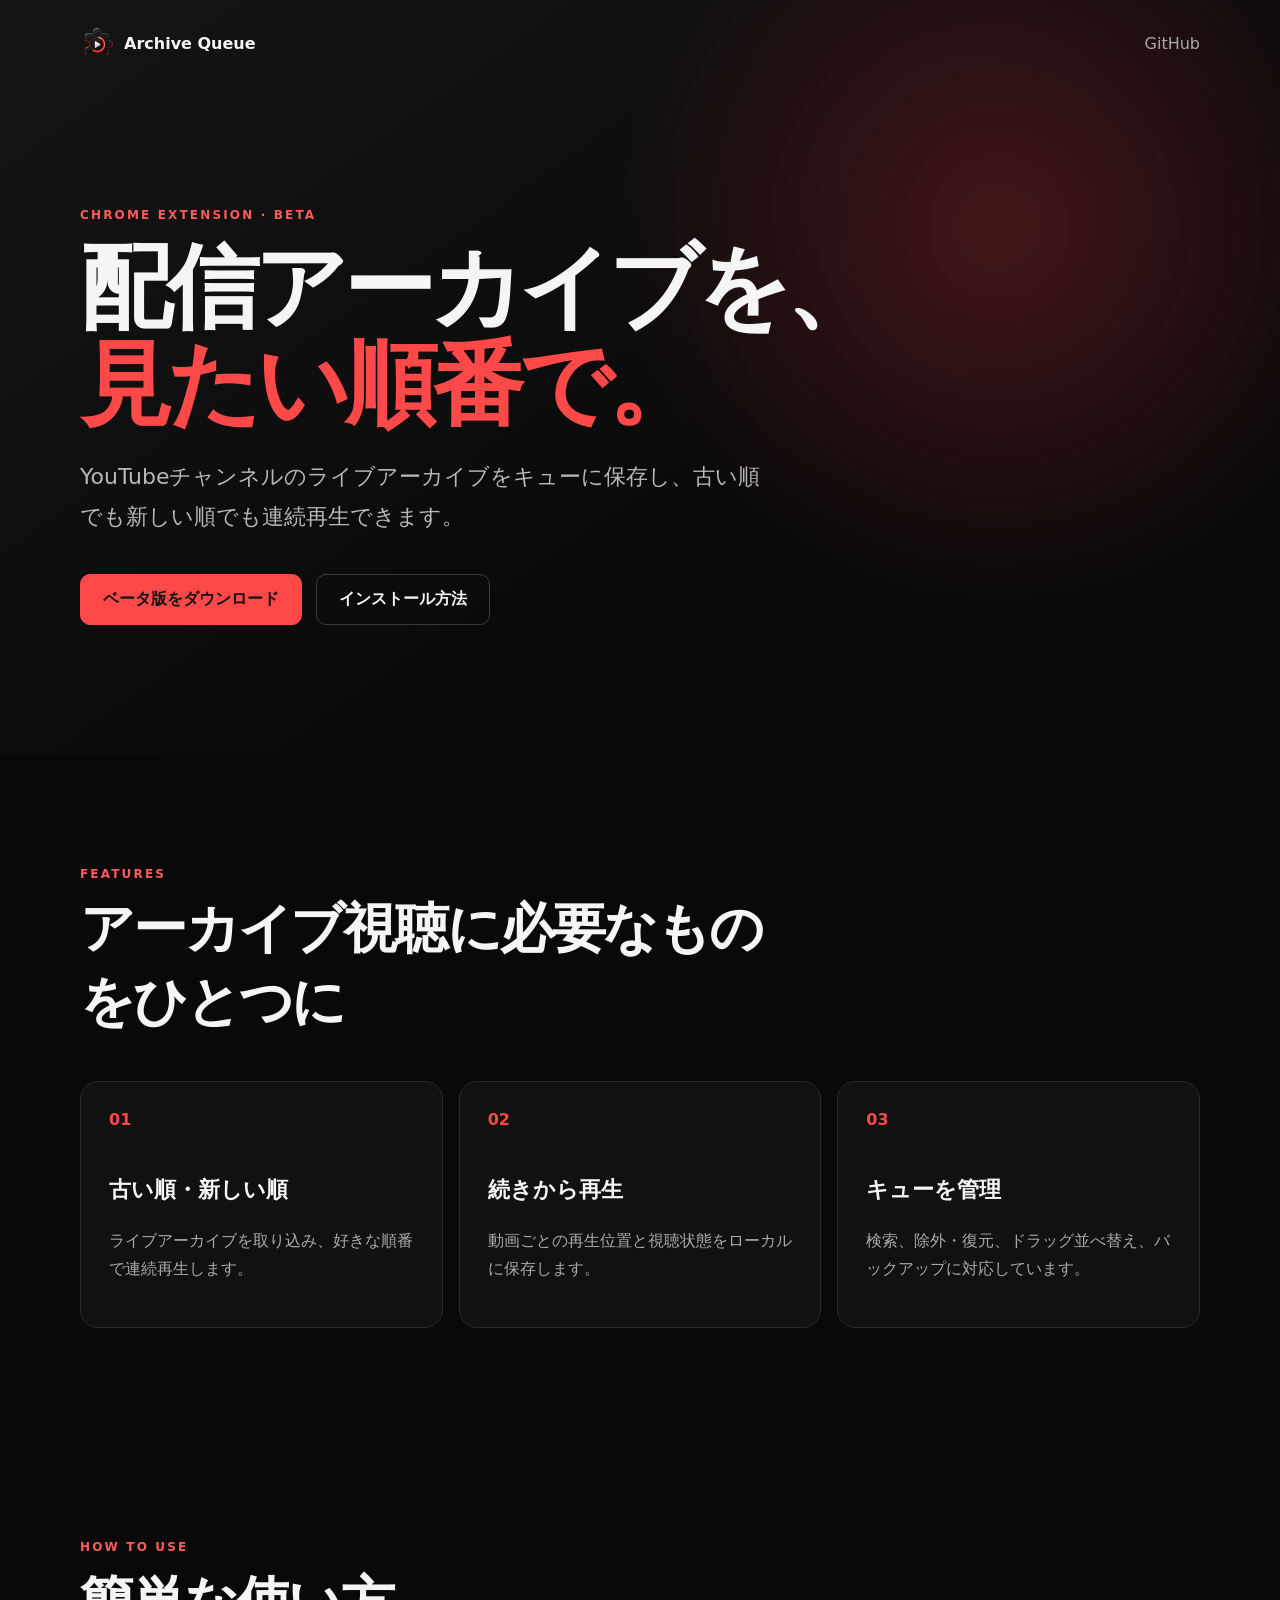
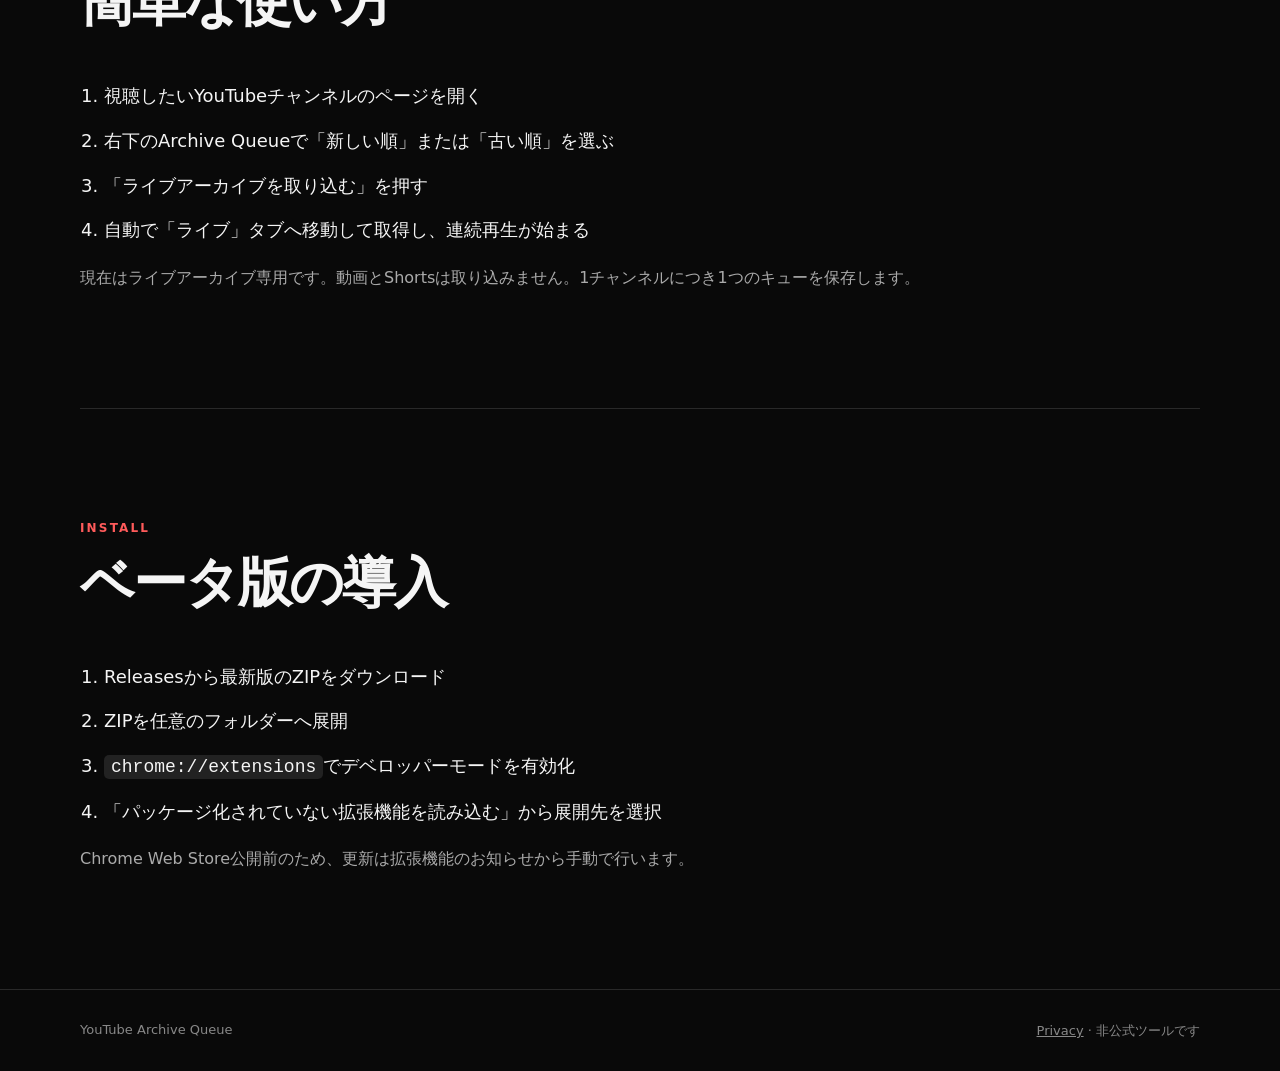
<file: docs/index.html>
<!doctype html>
<html lang="ja">
<head>
  <meta charset="utf-8"><meta name="viewport" content="width=device-width, initial-scale=1">
  <meta name="description" content="YouTubeのライブアーカイブを、古い順・新しい順で連続再生できるChrome拡張機能。">
  <meta name="theme-color" content="#090909">
  <link rel="icon" type="image/png" href="favicon.png">
  <link rel="apple-touch-icon" href="apple-touch-icon.png">
  <link rel="canonical" href="https://piniki-dev.github.io/youtube-archive-queue/">
  <meta property="og:type" content="website">
  <meta property="og:locale" content="ja_JP">
  <meta property="og:site_name" content="YouTube Archive Queue">
  <meta property="og:title" content="YouTube Archive Queue">
  <meta property="og:description" content="配信アーカイブを、見たい順番で。古い順・新しい順の連続再生に対応したChrome拡張機能。">
  <meta property="og:url" content="https://piniki-dev.github.io/youtube-archive-queue/">
  <meta property="og:image" content="https://piniki-dev.github.io/youtube-archive-queue/og-image.png">
  <meta property="og:image:width" content="1200">
  <meta property="og:image:height" content="630">
  <meta property="og:image:alt" content="YouTube Archive Queue — 配信アーカイブを、見たい順番で。">
  <meta name="twitter:card" content="summary_large_image">
  <meta name="twitter:title" content="YouTube Archive Queue">
  <meta name="twitter:description" content="配信アーカイブを、見たい順番で。古い順・新しい順の連続再生に対応したChrome拡張機能。">
  <meta name="twitter:image" content="https://piniki-dev.github.io/youtube-archive-queue/og-image.png">
  <title>YouTube Archive Queue</title><link rel="stylesheet" href="style.css">
</head>
<body>
  <header class="hero">
    <nav><strong><img src="icon.png" alt="">Archive Queue</strong><a href="https://github.com/piniki-dev/youtube-archive-queue">GitHub</a></nav>
    <div class="hero-inner"><p class="eyebrow">CHROME EXTENSION · BETA</p><h1>配信アーカイブを、<br><span>見たい順番で。</span></h1>
      <p class="lead">YouTubeチャンネルのライブアーカイブをキューに保存し、古い順でも新しい順でも連続再生できます。</p>
      <div class="actions"><a class="primary" href="https://github.com/piniki-dev/youtube-archive-queue/releases/latest">ベータ版をダウンロード</a><a href="#install">インストール方法</a></div>
    </div>
  </header>
  <main>
    <section><p class="eyebrow">FEATURES</p><h2>アーカイブ視聴に必要なものをひとつに</h2>
      <div class="grid"><article><b>01</b><h3>古い順・新しい順</h3><p>ライブアーカイブを取り込み、好きな順番で連続再生します。</p></article><article><b>02</b><h3>続きから再生</h3><p>動画ごとの再生位置と視聴状態をローカルに保存します。</p></article><article><b>03</b><h3>キューを管理</h3><p>検索、除外・復元、ドラッグ並べ替え、バックアップに対応しています。</p></article></div>
    </section>
    <section class="how-to"><p class="eyebrow">HOW TO USE</p><h2>簡単な使い方</h2>
      <ol><li>視聴したいYouTubeチャンネルのページを開く</li><li>右下のArchive Queueで「新しい順」または「古い順」を選ぶ</li><li>「ライブアーカイブを取り込む」を押す</li><li>自動で「ライブ」タブへ移動して取得し、連続再生が始まる</li></ol>
      <p class="note">現在はライブアーカイブ専用です。動画とShortsは取り込みません。1チャンネルにつき1つのキューを保存します。</p>
    </section>
    <section id="install" class="install"><p class="eyebrow">INSTALL</p><h2>ベータ版の導入</h2>
      <ol><li>Releasesから最新版のZIPをダウンロード</li><li>ZIPを任意のフォルダーへ展開</li><li><code>chrome://extensions</code>でデベロッパーモードを有効化</li><li>「パッケージ化されていない拡張機能を読み込む」から展開先を選択</li></ol>
      <p class="note">Chrome Web Store公開前のため、更新は拡張機能のお知らせから手動で行います。</p>
    </section>
  </main>
  <footer><span>YouTube Archive Queue</span><span><a href="https://github.com/piniki-dev/youtube-archive-queue/blob/main/PRIVACY.md">Privacy</a> · 非公式ツールです</span></footer>
</body>
</html>
</file>
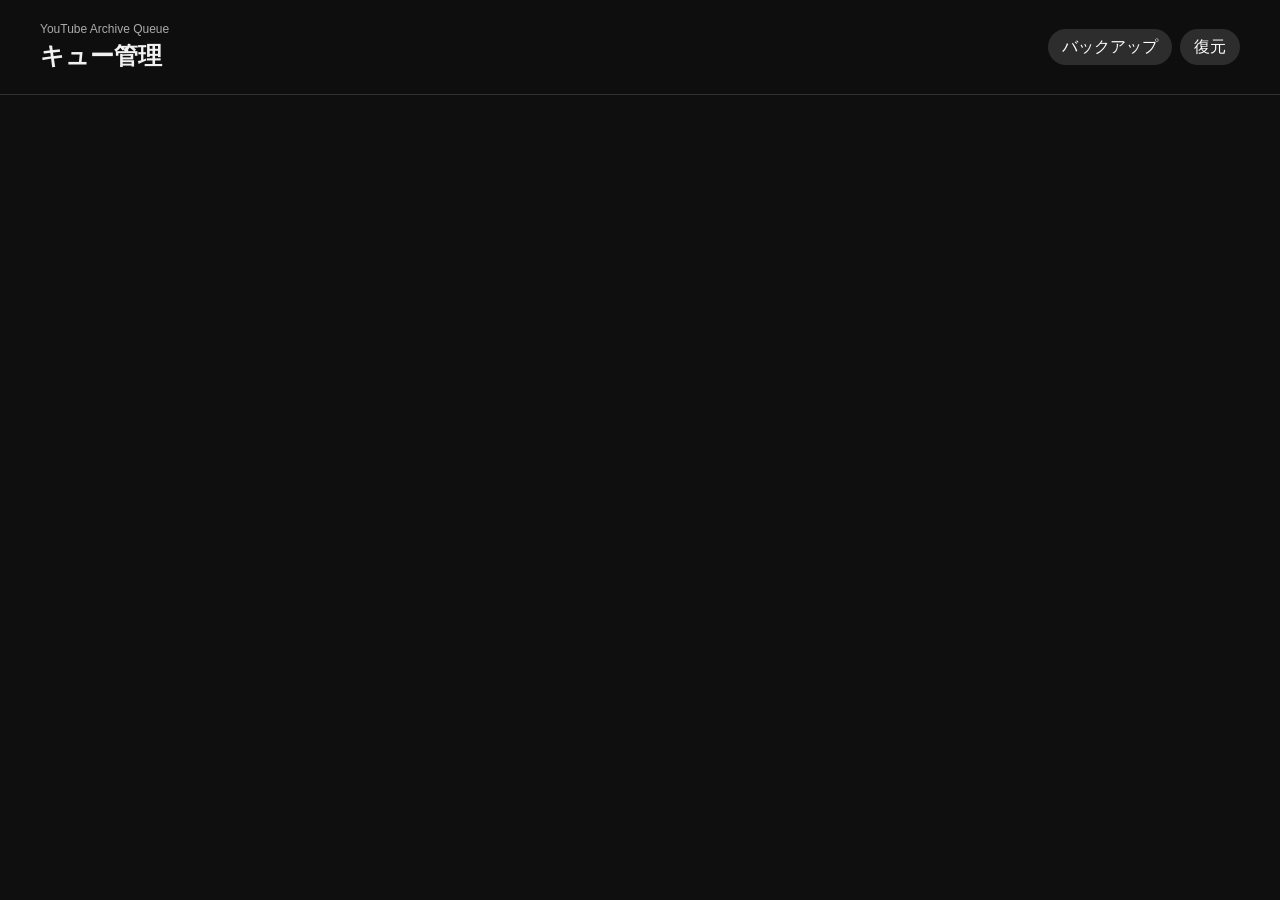
<file: youtube-archive-queue/manager.html>
<!doctype html>
<html lang="ja">
  <head>
    <meta charset="utf-8">
    <meta name="viewport" content="width=device-width, initial-scale=1">
    <title>Archive Queue Manager</title>
    <link rel="stylesheet" href="manager.css">
  </head>
  <body>
    <header class="app-header">
      <div>
        <p class="eyebrow">YouTube Archive Queue</p>
        <h1>キュー管理</h1>
      </div>
      <nav class="header-actions">
        <button type="button" id="export-button">バックアップ</button>
        <button type="button" id="import-button">復元</button>
        <input type="file" id="import-file" accept="application/json,.json" hidden>
      </nav>
    </header>
    <aside id="update-banner" class="update-banner" hidden>
      <span id="update-message"></span>
      <a id="update-link" href="https://github.com/piniki-dev/youtube-archive-queue/releases/latest" target="_blank" rel="noreferrer">最新版を開く</a>
      <button type="button" id="update-dismiss" aria-label="更新のお知らせを閉じる">×</button>
    </aside>
    <main id="app" aria-live="polite"></main>
    <div id="toast" role="status"></div>
    <script src="manager.js"></script>
  </body>
</html>
</file>
<file: docs/style.css>
:root { color-scheme: dark; font-family: Inter, "Noto Sans JP", system-ui, sans-serif; color: #f5f5f5; background: #090909; }
* { box-sizing: border-box; } html { scroll-behavior: smooth; } body { margin: 0; } a { color: inherit; }
.hero { min-height: 680px; padding: 0 max(24px, calc((100vw - 1120px) / 2)); background: radial-gradient(circle at 78% 30%, #431518 0, transparent 34%), linear-gradient(145deg, #151515, #090909 64%); }
nav { display: flex; justify-content: space-between; align-items: center; padding: 26px 0; } nav strong { display: flex; align-items: center; gap: 10px; } nav strong img { width: 34px; height: 34px; object-fit: contain; } nav a { color: #aaa; text-decoration: none; }
.hero-inner { max-width: 830px; padding: 110px 0 130px; } .eyebrow { color: #ff5b5b; font-size: 12px; font-weight: 800; letter-spacing: .18em; }
h1 { margin: 18px 0 24px; font-size: clamp(48px, 8vw, 92px); line-height: 1.05; letter-spacing: -.055em; } h1 span { color: #ff4949; }
.lead { max-width: 700px; color: #b8b8b8; font-size: clamp(17px, 2vw, 22px); line-height: 1.8; }
.actions { display: flex; flex-wrap: wrap; gap: 14px; margin-top: 38px; } .actions a { padding: 14px 22px; border: 1px solid #3b3b3b; border-radius: 10px; text-decoration: none; font-weight: 700; } .actions .primary { border-color: #ff4949; background: #ff4949; color: #111; }
main { width: min(1120px, calc(100% - 48px)); margin: auto; } section { padding: 100px 0; } h2 { max-width: 720px; margin: 12px 0 42px; font-size: clamp(32px, 5vw, 54px); letter-spacing: -.04em; }
.grid { display: grid; grid-template-columns: repeat(3, 1fr); gap: 16px; } article { min-height: 240px; padding: 28px; border: 1px solid #292929; border-radius: 18px; background: #111; } article b { color: #ff4949; } article h3 { margin-top: 46px; font-size: 22px; } article p, .note { color: #aaa; line-height: 1.75; }
.install { border-top: 1px solid #292929; } ol { display: grid; gap: 14px; max-width: 760px; padding-left: 24px; font-size: 18px; line-height: 1.7; } code { padding: 2px 7px; border-radius: 5px; background: #222; }
footer { display: flex; justify-content: space-between; gap: 20px; padding: 32px max(24px, calc((100vw - 1120px) / 2)); border-top: 1px solid #292929; color: #888; font-size: 13px; }
@media (max-width: 720px) { .hero-inner { padding-top: 80px; } .grid { grid-template-columns: 1fr; } footer { flex-direction: column; } }
</file>
<file: youtube-archive-queue/manager.css>
:root {
  color-scheme: dark;
  font-family: Roboto, "Noto Sans JP", Arial, sans-serif;
  background: #0f0f0f;
  color: #f1f1f1;
}

* { box-sizing: border-box; }

body { margin: 0; min-width: 720px; }

button, input, select { font: inherit; }

button {
  min-height: 36px;
  padding: 0 14px;
  border: 0;
  border-radius: 18px;
  background: #2d2d2d;
  color: #fff;
  cursor: pointer;
}

button:hover:not(:disabled) { background: #444; }
button:disabled { cursor: default; opacity: .45; }
button.primary { background: #f1f1f1; color: #111; font-weight: 700; }
button.danger { color: #ff9b9b; }

.app-header {
  position: sticky;
  z-index: 10;
  top: 0;
  display: flex;
  align-items: center;
  justify-content: space-between;
  gap: 24px;
  padding: 22px max(28px, calc((100vw - 1200px) / 2));
  border-bottom: 1px solid #303030;
  background: rgba(15, 15, 15, .94);
  backdrop-filter: blur(16px);
}

h1, h2, p { margin: 0; }
h1 { font-size: 24px; }
.eyebrow { margin-bottom: 4px; color: #aaa; font-size: 12px; }
.header-actions, .card-actions, .toolbar, .bulk-actions, .pager { display: flex; align-items: center; gap: 8px; flex-wrap: wrap; }

.update-banner { display: flex; align-items: center; justify-content: center; gap: 14px; padding: 10px 20px; background: #243447; color: #fff; }
.update-banner[hidden] { display: none; }
.update-banner a { color: #8ecaff; font-weight: 700; }
.update-banner button { min-height: 28px; padding: 0 9px; }

#app { width: min(1200px, calc(100vw - 56px)); margin: 30px auto 80px; }

.summary { margin-bottom: 22px; color: #aaa; }

.channel-grid { display: grid; grid-template-columns: repeat(auto-fill, minmax(340px, 1fr)); gap: 18px; }

.channel-card {
  overflow: hidden;
  padding: 20px;
  border: 1px solid #303030;
  border-radius: 18px;
  background: #181818;
}

.channel-head { display: grid; grid-template-columns: 64px minmax(0, 1fr); align-items: center; gap: 14px; }
.channel-avatar { width: 64px; height: 64px; border-radius: 50%; background: #333; object-fit: cover; }
.channel-title { overflow: hidden; font-size: 18px; text-overflow: ellipsis; white-space: nowrap; }
.channel-id { overflow: hidden; margin-top: 4px; color: #888; font-size: 12px; text-overflow: ellipsis; white-space: nowrap; }
.stats { display: grid; grid-template-columns: repeat(4, 1fr); gap: 8px; margin: 18px 0; }
.stat { padding: 9px; border-radius: 10px; background: #242424; text-align: center; }
.stat strong { display: block; font-size: 17px; }
.stat span { color: #999; font-size: 11px; }
.last-item { display: flex; align-items: center; gap: 10px; margin-bottom: 16px; color: #bbb; }
.last-item img { width: 112px; aspect-ratio: 16/9; border-radius: 7px; object-fit: cover; }
.last-title { display: -webkit-box; overflow: hidden; -webkit-box-orient: vertical; -webkit-line-clamp: 2; }

.empty { padding: 80px 20px; border: 1px dashed #444; border-radius: 18px; color: #aaa; text-align: center; }

.detail-head { display: flex; align-items: center; justify-content: space-between; gap: 18px; margin-bottom: 18px; }
.detail-title { display: flex; align-items: center; gap: 12px; }
.detail-title img { width: 52px; height: 52px; border-radius: 50%; object-fit: cover; }
.toolbar { margin-bottom: 10px; padding: 12px; border-radius: 14px; background: #191919; }
.toolbar input[type="search"] { min-width: 260px; flex: 1; }
input[type="search"], select { min-height: 38px; padding: 0 12px; border: 1px solid #444; border-radius: 9px; background: #222; color: #fff; }
.spacer { flex: 1; }
.muted { color: #999; }
.group-label { color: #aaa; font-size: 12px; font-weight: 700; }

.queue-list { display: grid; gap: 7px; margin-top: 14px; }
.queue-row {
  display: grid;
  grid-template-columns: 26px 24px 40px 144px minmax(0, 1fr) auto;
  align-items: center;
  gap: 9px;
  padding: 8px;
  border-radius: 11px;
  background: #191919;
  transition: transform 160ms ease, background 160ms ease, opacity 160ms ease;
}
.queue-row.current { box-shadow: inset 3px 0 #f33; }
.queue-row.excluded { opacity: .45; filter: grayscale(1); }
.queue-row.watched:not(.current) { opacity: .64; }
.queue-row.drag-over { background: #383838; transform: translateY(3px); }
.drag-handle { color: #999; cursor: grab; font-size: 22px; text-align: center; user-select: none; }
.drag-handle:active { cursor: grabbing; }
.queue-number { color: #888; text-align: right; }
.thumb-wrap { position: relative; overflow: hidden; width: 144px; border-radius: 7px; }
.thumb { display: block; width: 100%; aspect-ratio: 16/9; object-fit: cover; background: #333; }
.progress { position: absolute; bottom: 0; left: 0; height: 4px; background: #f00; }
.queue-info { min-width: 0; }
.queue-title { display: block; overflow: hidden; padding: 0; background: none; text-align: left; text-overflow: ellipsis; white-space: nowrap; }
.queue-meta { overflow: hidden; margin-top: 5px; color: #999; font-size: 12px; text-overflow: ellipsis; white-space: nowrap; }
.row-actions { display: flex; max-width: 230px; justify-content: flex-end; gap: 5px; flex-wrap: wrap; }
.row-actions button { min-height: 30px; padding: 0 10px; font-size: 12px; }
.pager { justify-content: center; margin-top: 18px; }

#toast { position: fixed; right: 24px; bottom: 24px; max-width: 420px; padding: 12px 16px; border-radius: 10px; background: #eee; color: #111; opacity: 0; pointer-events: none; transform: translateY(12px); transition: .2s ease; }
#toast.show { opacity: 1; transform: translateY(0); }

@media (prefers-reduced-motion: reduce) { *, *::before, *::after { scroll-behavior: auto !important; transition: none !important; } }
</file>
